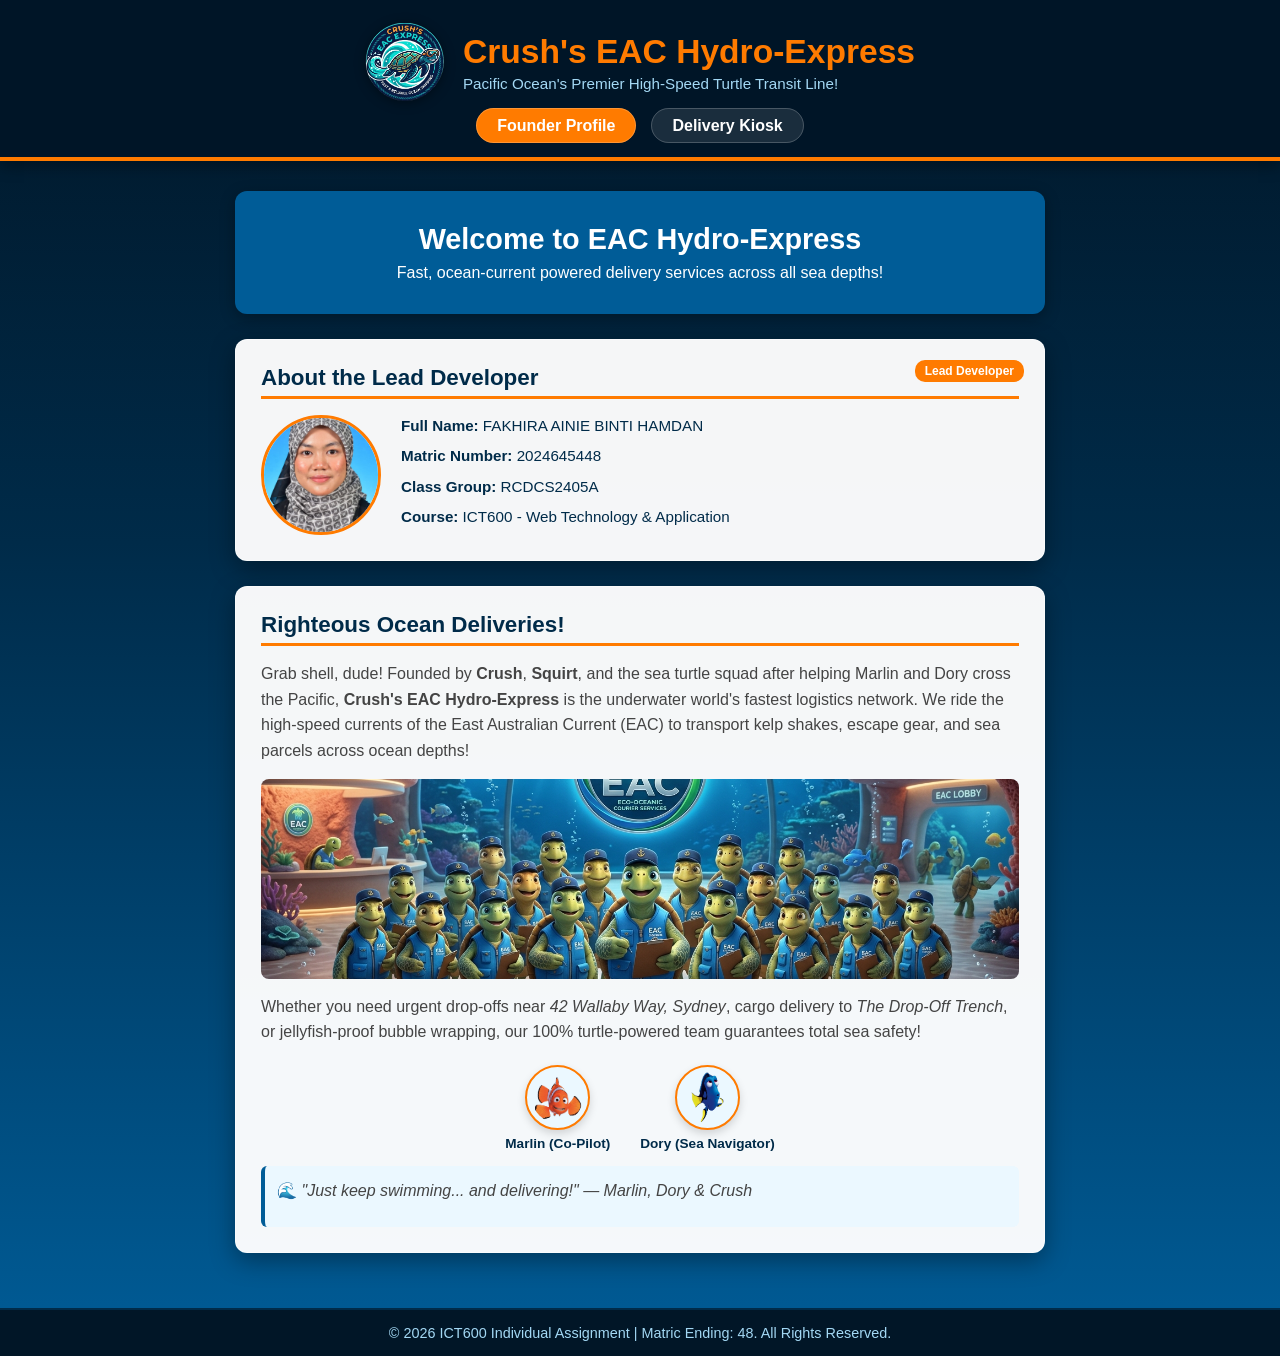
<file: index.html>
<!DOCTYPE html>
<html lang="en">
<head>
    <meta charset="UTF-8">
    <meta name="viewport" content="width=device-width, initial-scale=1.0">
    <title>Crush's EAC Express - Founder Profile</title>
    <!-- External CSS Stylesheet -->
    <link rel="stylesheet" href="css/style.css">
</head>
<body>

    <!-- Header Navigation Bar -->
    <header>
        <div class="header-container">
            <div class="logo-area">
                <img src="images/logo.png" alt="EAC Express Logo" class="header-logo">
                <div class="brand-text">
                    <h1>Crush's EAC Hydro-Express</h1>
                    <p>Pacific Ocean's Premier High-Speed Turtle Transit Line!</p>
                </div>
            </div>
            <nav>
                <ul>
                    <li><a href="index.html" class="active">Founder Profile</a></li>
                    <li><a href="kiosk.html">Delivery Kiosk</a></li>
                </ul>
            </nav>
        </div>
    </header>

    <!-- Main Content Container -->
    <main class="main-container">
        <!-- Hero Welcome Banner -->
        <section class="hero-section text-center">
            <h2>Welcome to EAC Hydro-Express</h2>
            <p>Fast, ocean-current powered delivery services across all sea depths!</p>
        </section>

        <!-- Developer Profile Section -->
        <section class="card profile-card">
            <span class="card-badge">Lead Developer</span>
            <h2>About the Lead Developer</h2>
            <div class="profile-container">
                <div class="image-frame">
                    <img src="images/founder.jpg" alt="Developer Photo" class="profile-img">
                </div>
                <div class="profile-info">
                    <p><strong>Full Name:</strong> FAKHIRA AINIE BINTI HAMDAN</p>
                    <p><strong>Matric Number:</strong> 2024645448</p>
                    <p><strong>Class Group:</strong> RCDCS2405A</p>
                    <p><strong>Course:</strong> ICT600 - Web Technology & Application</p>
                </div>
            </div>
        </section>

        <!-- Business Pitch & Story Section -->
        <section class="card pitch-card">
            <h2>Righteous Ocean Deliveries!</h2>
            <p>
                Grab shell, dude! Founded by <strong>Crush</strong>, <strong>Squirt</strong>, and the sea turtle squad after helping Marlin and Dory cross the Pacific, 
                <strong>Crush's EAC Hydro-Express</strong> is the underwater world's fastest logistics network. We ride the high-speed currents of the 
                East Australian Current (EAC) to transport kelp shakes, escape gear, and sea parcels across ocean depths!
            </p>
            
            <div class="banner-container">
                <img src="images/team-banner.jpg" alt="Crush and Squirt EAC Express Team" class="story-banner">
            </div>

            <p>
                Whether you need urgent drop-offs near <em>42 Wallaby Way, Sydney</em>, cargo delivery to <em>The Drop-Off Trench</em>, or jellyfish-proof bubble wrapping, 
                our 100% turtle-powered team guarantees total sea safety!
            </p>
            
            <!-- Character Feature Row -->
            <div class="character-avatars">
                <div class="avatar-box">
                    <img src="images/marlin.png" alt="Marlin character graphic" class="character-img">
                    <span>Marlin (Co-Pilot)</span>
                </div>
                <div class="avatar-box">
                    <img src="images/dory.png" alt="Dory character graphic" class="character-img">
                    <span>Dory (Sea Navigator)</span>
                </div>
            </div>

            <div class="movie-banner">
                <p>🌊 <em>"Just keep swimming... and delivering!" — Marlin, Dory & Crush</em></p>
            </div>
        </section>
    </main>

    <!-- Page Footer -->
    <footer>
        <p>&copy; 2026 ICT600 Individual Assignment | Matric Ending: 48. All Rights Reserved.</p>
    </footer>

    <!-- External JavaScript File -->
    <script src="js/script.js"></script>
</body>
</html>
</file>
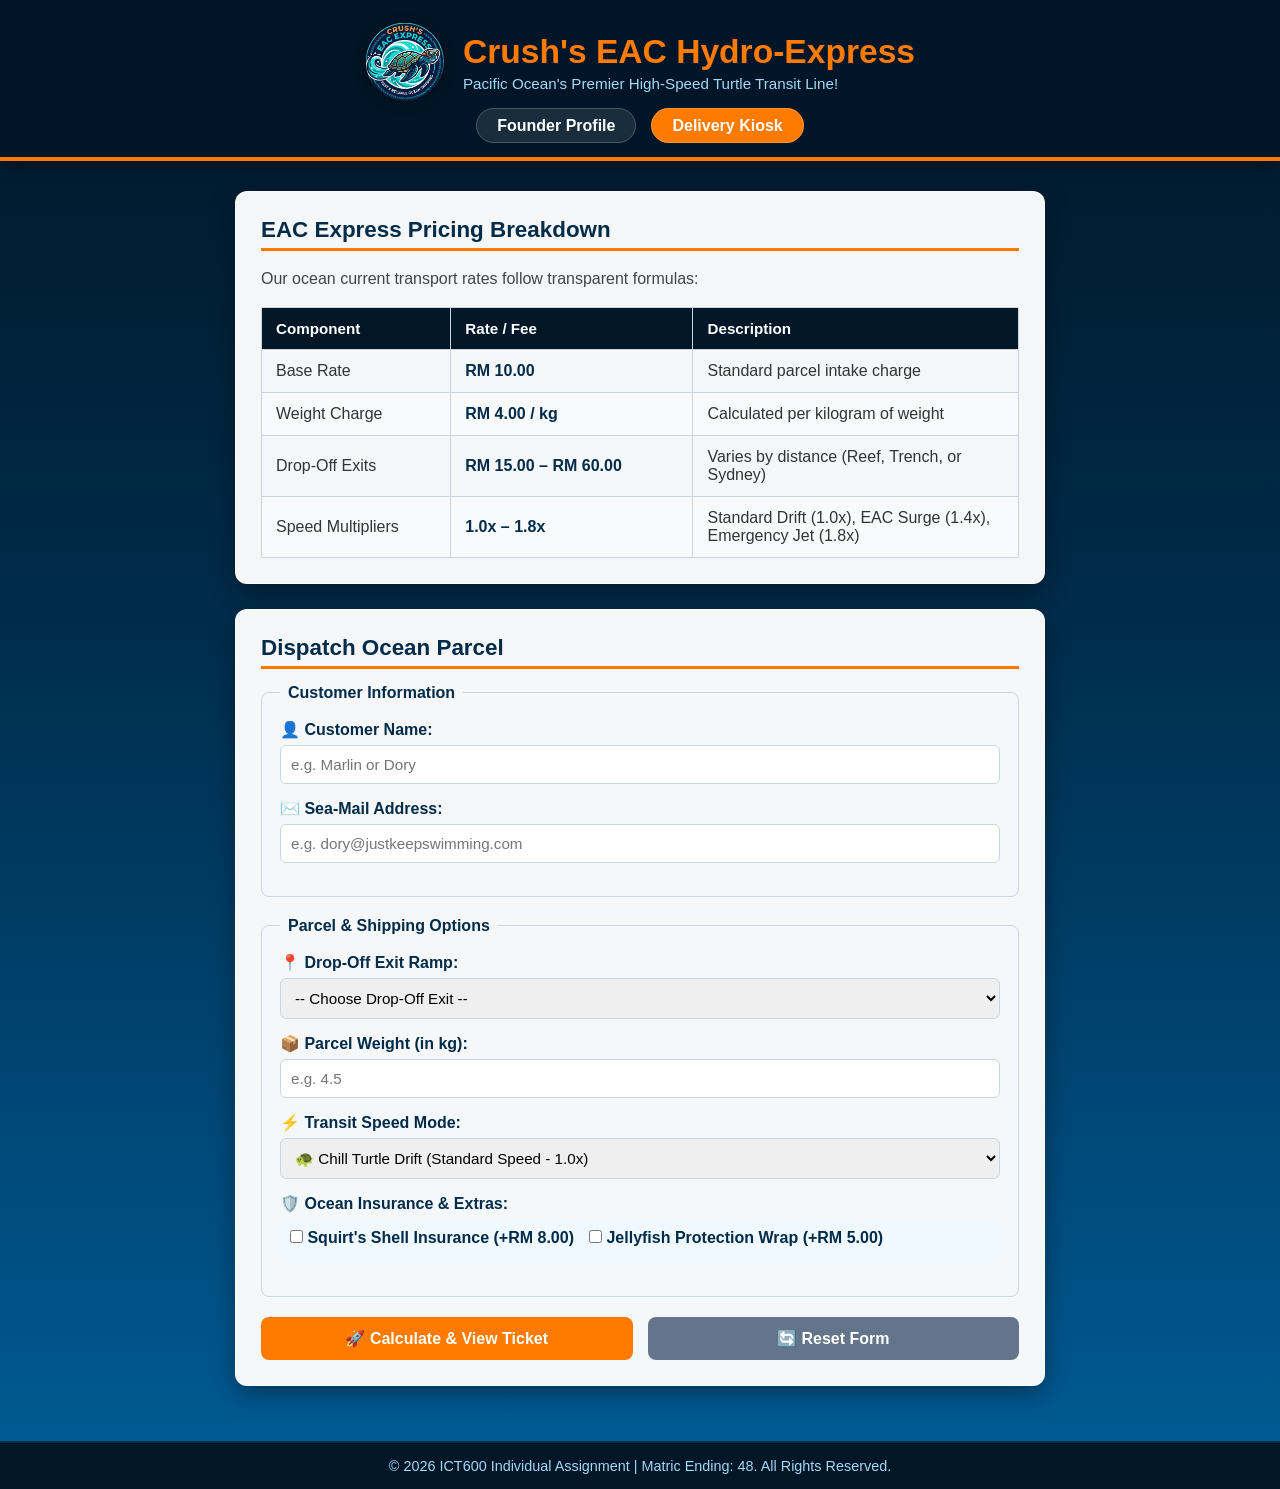
<file: kiosk.html>
<!DOCTYPE html>
<html lang="en">
<head>
    <meta charset="UTF-8">
    <meta name="viewport" content="width=device-width, initial-scale=1.0">
    <title>Crush's EAC Express - Delivery Kiosk</title>
    <!-- External CSS Stylesheet -->
    <link rel="stylesheet" href="css/style.css">
</head>
<body>

    <!-- Header Navigation Bar -->
    <header>
        <div class="header-container">
            <div class="logo-area">
                <img src="images/logo.png" alt="EAC Express Logo" class="header-logo">
                <div class="brand-text">
                    <h1>Crush's EAC Hydro-Express</h1>
                    <p>Pacific Ocean's Premier High-Speed Turtle Transit Line!</p>
                </div>
            </div>
            <nav>
                <ul>
                    <li><a href="index.html">Founder Profile</a></li>
                    <li><a href="kiosk.html" class="active">Delivery Kiosk</a></li>
                </ul>
            </nav>
        </div>
    </header>

    <!-- Main Content Container -->
    <main class="main-container">
        <!-- Rates Breakdown Table Section -->
        <section class="card info-card">
            <h2>EAC Express Pricing Breakdown</h2>
            <p>Our ocean current transport rates follow transparent formulas:</p>
            
            <table class="rates-table">
                <thead>
                    <tr>
                        <th class="col-component">Component</th>
                        <th class="col-rate">Rate / Fee</th>
                        <th class="col-desc">Description</th>
                    </tr>
                </thead>
                <tbody>
                    <tr>
                        <td>Base Rate</td>
                        <td class="rate-cell">RM 10.00</td>
                        <td>Standard parcel intake charge</td>
                    </tr>
                    <tr>
                        <td>Weight Charge</td>
                        <td class="rate-cell">RM 4.00 / kg</td>
                        <td>Calculated per kilogram of weight</td>
                    </tr>
                    <tr>
                        <td>Drop-Off Exits</td>
                        <td class="rate-cell">RM 15.00 – RM 60.00</td>
                        <td>Varies by distance (Reef, Trench, or Sydney)</td>
                    </tr>
                    <tr>
                        <td>Speed Multipliers</td>
                        <td class="rate-cell">1.0x – 1.8x</td>
                        <td>Standard Drift (1.0x), EAC Surge (1.4x), Emergency Jet (1.8x)</td>
                    </tr>
                </tbody>
            </table>
        </section>

        <!-- Kiosk Form Section -->
        <section class="card form-card">
            <h2>Dispatch Ocean Parcel</h2>
            
            <form id="expressForm" onsubmit="return calculateFee()">
                <fieldset>
                    <legend>Customer Information</legend>
                    <div class="form-group">
                        <label for="custName">👤 Customer Name:</label>
                        <input type="text" id="custName" placeholder="e.g. Marlin or Dory">
                        <div id="nameError" class="error-msg"></div>
                    </div>

                    <div class="form-group">
                        <label for="custEmail">✉️ Sea-Mail Address:</label>
                        <input type="text" id="custEmail" placeholder="e.g. dory@justkeepswimming.com">
                        <div id="emailError" class="error-msg"></div>
                    </div>
                </fieldset>

                <fieldset class="mt-4">
                    <legend>Parcel & Shipping Options</legend>
                    <div class="form-group">
                        <label for="destination">📍 Drop-Off Exit Ramp:</label>
                        <select id="destination">
                            <option value="">-- Choose Drop-Off Exit --</option>
                            <option value="15">Great Barrier Reef Nursery (Shallow Zone - RM 15.00)</option>
                            <option value="35">The Drop-Off / Bermuda Trench (Deep Water - RM 35.00)</option>
                            <option value="60">42 Wallaby Way, Sydney Harbor (Dentist Bay - RM 60.00)</option>
                        </select>
                        <div id="destError" class="error-msg"></div>
                    </div>

                    <div class="form-group">
                        <label for="cargoWeight">📦 Parcel Weight (in kg):</label>
                        <input type="number" id="cargoWeight" step="0.1" placeholder="e.g. 4.5">
                        <div id="weightError" class="error-msg"></div>
                    </div>

                    <div class="form-group">
                        <label for="speed">⚡ Transit Speed Mode:</label>
                        <select id="speed">
                            <option value="1.0">🐢 Chill Turtle Drift (Standard Speed - 1.0x)</option>
                            <option value="1.4">🌊 EAC Super-Current (Express Surge - 1.4x)</option>
                            <option value="1.8">🦈 Bruce's Shark Escort (Emergency Jet - 1.8x)</option>
                        </select>
                    </div>

                    <div class="form-group">
                        <label>🛡️ Ocean Insurance & Extras:</label>
                        <div class="checkbox-group">
                            <label><input type="checkbox" id="insurance" value="8.00"> Squirt's Shell Insurance (+RM 8.00)</label>
                            <label><input type="checkbox" id="shield" value="5.00"> Jellyfish Protection Wrap (+RM 5.00)</label>
                        </div>
                    </div>
                </fieldset>

                <div class="button-group">
                    <button type="submit" class="btn-calc">🚀 Calculate & View Ticket</button>
                    <button type="reset" class="btn-reset" onclick="resetFormResults()">🔄 Reset Form</button>
                </div>
            </form>

            <!-- Dynamic Result Output Box -->
            <div id="ticketOutput" class="result-box" style="display: none;"></div>
        </section>
    </main>

    <!-- Page Footer -->
    <footer>
        <p>&copy; 2026 ICT600 Individual Assignment | Matric Ending: 48. All Rights Reserved.</p>
    </footer>

    <!-- External JavaScript File -->
    <script src="js/script.js"></script>
</body>
</html>
</file>
<file: css/style.css>
/* Reset & Base Typography */
* {
    margin: 0;
    padding: 0;
    box-sizing: border-box;
    font-family: 'Segoe UI', Tahoma, Geneva, Verdana, sans-serif;
}

/* Background & Body Layout */
body {
    background: linear-gradient(180deg, #011627 0%, #002B49 40%, #005C97 100%);
    color: #333333;
    min-height: 100vh;
    display: flex;
    flex-direction: column;
}

/* Header & Navigation Bar */
header {
    background-color: rgba(1, 22, 39, 0.95);
    color: #ffffff;
    padding: 22px 20px;
    border-bottom: 4px solid #FF7B00;
    box-shadow: 0 4px 15px rgba(0,0,0,0.4);
}

.header-container {
    max-width: 900px;
    margin: 0 auto;
    display: flex;
    flex-direction: column;
    align-items: center;
    gap: 15px;
}

/* Logo & Brand Title Container */
.logo-area {
    display: flex;
    align-items: center;
    justify-content: center;
    gap: 18px; /* Space between logo image and text */
    text-align: left;
}

/* Logo Image */
.header-logo {
    width: 80px;
    height: 80px;
    object-fit: contain;
    filter: drop-shadow(0 2px 6px rgba(0,0,0,0.4)); 
}

.brand-text h1 {
    font-size: 2.1rem;
    color: #FF7B00;
    line-height: 1.2;
}

.brand-text p {
    font-size: 0.95rem;
    color: #A3D8F4;
    margin-top: 3px;
}

/* Navigation Menu */
nav ul {
    list-style: none;
    display: flex;
    gap: 15px;
}

nav ul li a {
    color: #ffffff;
    text-decoration: none;
    font-weight: bold;
    padding: 8px 20px;
    border-radius: 20px;
    background: rgba(255, 255, 255, 0.1);
    border: 1px solid rgba(255, 255, 255, 0.2);
    transition: background 0.3s;
}

nav ul li a:hover, nav ul li a.active {
    background: #FF7B00;
    color: #ffffff;
}

/* Main Layout Container */
.main-container {
    max-width: 850px;
    margin: 30px auto;
    padding: 0 20px;
    flex-grow: 1;
}

/* Hero Section */
.hero-section {
    background: #005C97;
    color: #ffffff;
    padding: 2rem 1.5rem;
    border-radius: 12px;
    margin-bottom: 25px;
    text-align: center;
    box-shadow: 0 4px 15px rgba(0,0,0,0.3);
}

.hero-section h2 {
    font-size: 1.8rem;
    margin-bottom: 8px;
}

/* Translucent Content Cards */
.card {
    background: rgba(255, 255, 255, 0.96);
    padding: 25px;
    border-radius: 12px;
    margin-bottom: 25px;
    box-shadow: 0 8px 25px rgba(0, 0, 0, 0.35);
    border: 1px solid rgba(255, 255, 255, 0.5);
    position: relative;
}

.card h2 {
    color: #002B49;
    font-size: 1.4rem;
    margin-bottom: 15px;
    border-bottom: 3px solid #FF7B00;
    padding-bottom: 5px;
}

.card p {
    line-height: 1.6;
    color: #444444;
    margin-bottom: 12px;
}

.card-badge {
    position: absolute;
    top: 20px;
    right: 20px;
    background: #FF7B00;
    color: #ffffff;
    font-size: 0.75rem;
    font-weight: bold;
    padding: 4px 10px;
    border-radius: 10px;
}

/* Developer Profile Section Styling */
.profile-container {
    display: flex;
    gap: 20px;
    align-items: center;
    margin-top: 15px;
}

.image-frame {
    width: 120px;
    height: 120px;
    border-radius: 50%;
    border: 3px solid #FF7B00;
    overflow: hidden;
    flex-shrink: 0;
}

.profile-img {
    width: 100%;
    height: 100%;
    object-fit: cover;
}

.profile-info p {
    font-size: 0.95rem;
    margin-bottom: 6px;
    color: #002B49;
}

/* Story Section Banner Image */
.banner-container {
    width: 100%;
    margin: 15px 0;
    border-radius: 8px;
    overflow: hidden;
}

.story-banner {
    width: 100%;
    max-height: 200px;
    object-fit: cover;
    display: block;
}

/* Character Avatars Layout */
.character-avatars {
    display: flex;
    justify-content: center;
    gap: 30px;
    margin: 20px 0 10px 0;
}

.avatar-box {
    display: flex;
    flex-direction: column;
    align-items: center;
    gap: 6px;
    font-size: 0.85rem;
    font-weight: bold;
    color: #002B49;
}

.character-img {
    width: 65px; /* Clean circular size */
    height: 65px;
    object-fit: contain;
    border-radius: 50%;
    background: #EBF8FF; /* Light blue accent background */
    border: 2px solid #FF7B00; /* Main accent color border */
    padding: 5px; /* Spacing between image and border */
    box-shadow: 0 4px 8px rgba(0,0,0,0.15); /* Subtle shadow depth */
}

/* Story Quote Banner */
.movie-banner {
    margin-top: 15px;
    padding: 12px;
    background: #EBF8FF;
    border-left: 4px solid #005C97;
    border-radius: 6px;
}

/* Pricing Rates Table Component */
.rates-table {
    width: 100%;
    border-collapse: collapse;
    margin-top: 15px;
    table-layout: auto;
}

.rates-table th, .rates-table td {
    border: 1px solid #CBD5E0;
    padding: 12px 14px;
    text-align: left;
    vertical-align: middle;
}

.rates-table th {
    background-color: #011627;
    color: #ffffff;
    font-size: 0.95rem;
}

/* Column Width Definitions */
.col-component {
    width: 25%;
}

.col-rate {
    width: 32%; /* Enlarged to fit range on 1 line */
}

.col-desc {
    width: 43%;
}

.rate-cell {
    white-space: nowrap; /* Prevents RM and multipliers from wrapping */
    font-weight: 600;
    color: #002B49;
}

.rates-table tr:nth-child(even) {
    background-color: #F8FAFC;
}

/* Fieldsets & Forms */
fieldset {
    border: 1px solid #CBD5E0;
    padding: 18px;
    border-radius: 8px;
    margin-bottom: 20px;
}

legend {
    padding: 0 8px;
    font-weight: bold;
    color: #002B49;
}

.form-group {
    margin-bottom: 15px;
}

.form-group label {
    display: block;
    font-weight: bold;
    margin-bottom: 6px;
    color: #002B49;
}

.form-group input[type="text"], 
.form-group input[type="number"], 
.form-group select {
    width: 100%;
    padding: 10px;
    border: 1px solid #CBD5E0;
    border-radius: 6px;
    font-size: 0.95rem;
}

.checkbox-group {
    display: flex;
    gap: 15px;
    flex-wrap: wrap;
    background: #F0F9FF;
    padding: 10px;
    border-radius: 6px;
}

.error-msg {
    color: #DC2626;
    font-size: 0.85rem;
    margin-top: 4px;
    font-weight: bold;
}

/* Form Action Buttons */
.button-group {
    display: flex;
    gap: 15px;
    margin-top: 20px;
}

button {
    flex: 1;
    padding: 12px;
    font-size: 1rem;
    font-weight: bold;
    border: none;
    border-radius: 8px;
    cursor: pointer;
}

.btn-calc {
    background: #FF7B00;
    color: white;
}

.btn-calc:hover {
    background: #E06C00;
}

.btn-reset {
    background: #64748B;
    color: white;
}

.btn-reset:hover {
    background: #475569;
}

/* Shipping Ticket Result Output Box */
.result-box {
    background: #F0F9FF;
    border: 2px solid #005C97;
    border-radius: 10px;
    padding: 20px;
    margin-top: 25px;
}

.result-box h3 {
    color: #002B49;
    margin-bottom: 12px;
    border-bottom: 2px solid #FF7B00;
    padding-bottom: 4px;
}

.ticket-row {
    display: flex;
    justify-content: space-between;
    margin-bottom: 8px;
    border-bottom: 1px dashed #CBD5E0;
    padding-bottom: 4px;
}

.total-box {
    background: #FFE8D6;
    border: 2px solid #FF7B00;
    padding: 12px;
    border-radius: 8px;
    margin-top: 15px;
    text-align: center;
    font-size: 1.2rem;
    color: #002B49;
    font-weight: bold;
}

/* Page Footer */
footer {
    background-color: #011627;
    color: #A3D8F4;
    text-align: center;
    padding: 15px;
    font-size: 0.9rem;
    margin-top: auto;
    border-top: 2px solid #002B49;
}

/* Responsive Mobile Rules */
@media (max-width: 650px) {
    .logo-area {
        flex-direction: column;
        text-align: center;
    }
    .header-logo {
        width: 70px;
        height: 70px;
    }
    .profile-container {
        flex-direction: column;
        text-align: center;
    }
    .button-group {
        flex-direction: column;
    }
    /* Allows table columns to wrap naturally on very small screens */
    .rate-cell {
        white-space: normal;
    }
    .col-component, .col-rate, .col-desc {
        width: auto;
    }
}
</file>
